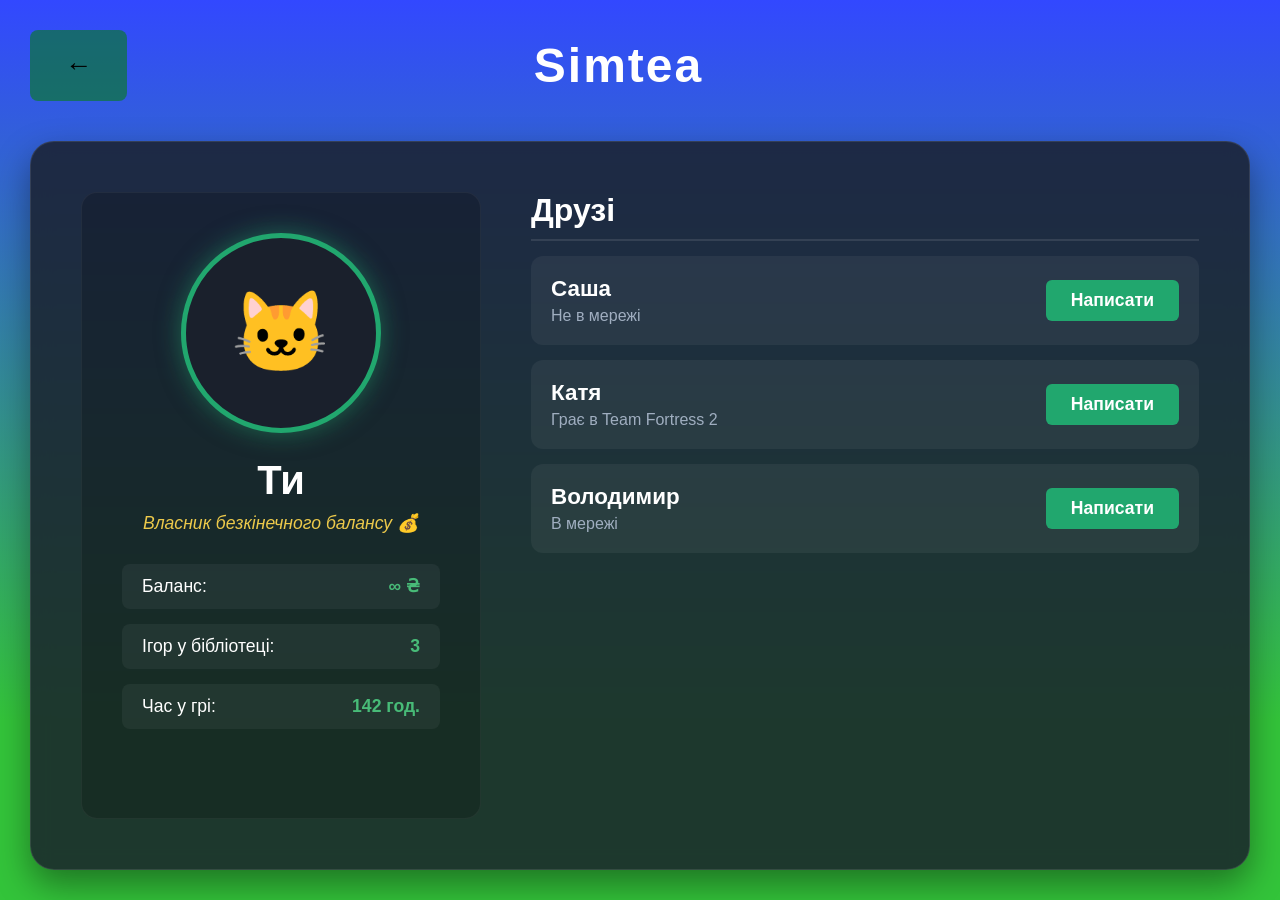
<file: acaunt.html>
<!DOCTYPE html>
<html lang="uk">
<head>
    <meta charset="UTF-8">
    <meta name="viewport" content="width=device-width, initial-scale=1.0">
    <title>Профіль</title>
  <link rel="stylesheet" href="style_acaunt.css">
</head>
<body>

    <div class="header">
        <a href="index.html" class="purple-button">←</a>
        <div class="logo-container">
            <div class="logo-title">Simtea</div>
        </div>
        <div style="width: 140px;" class="desktop-spacer"></div>
    </div>

    <div class="profile-container">
        <div class="profile-sidebar">
            <div class="avatar-container">🐱</div>
            <div class="username">Ти</div>
            <div class="status">Власник безкінечного балансу 💰</div>
            
            <div class="stats-box">
                <div class="stat-item">
                    <span>Баланс:</span>
                    <span class="stat-val">∞ ₴</span>
                </div>
                <div class="stat-item">
                    <span>Ігор у бібліотеці:</span>
                    <span class="stat-val">3</span>
                </div>
                <div class="stat-item">
                    <span>Час у грі:</span>
                    <span class="stat-val">142 год.</span>
                </div>
            </div>
        </div>

        <div class="profile-content">
            <div>
                <div class="section-title">Друзі</div>
                <div class="games-list">
                    <div class="game-item">
                        <div class="game-info">
                            <div class="game-name">Саша</div>
                            <div class="game-meta">Не в мережі</div>
                        </div>
                        <button class="play-btn">Написати</button>
                    </div>
                    <div class="game-item">
                        <div class="game-info">
                            <div class="game-name">Катя</div>
                            <div class="game-meta">Грає в Team Fortress 2</div>
                        </div>
                        <button class="play-btn">Написати</button>
                    </div>
                    <div class="game-item">
                        <div class="game-info">
                            <div class="game-name">Володимир</div>
                            <div class="game-meta">В мережі</div>
                        </div>
                        <button class="play-btn">Написати</button>
                    </div>
                </div>
            </div>
        </div>
    </div>

</body>
</html>
</file>
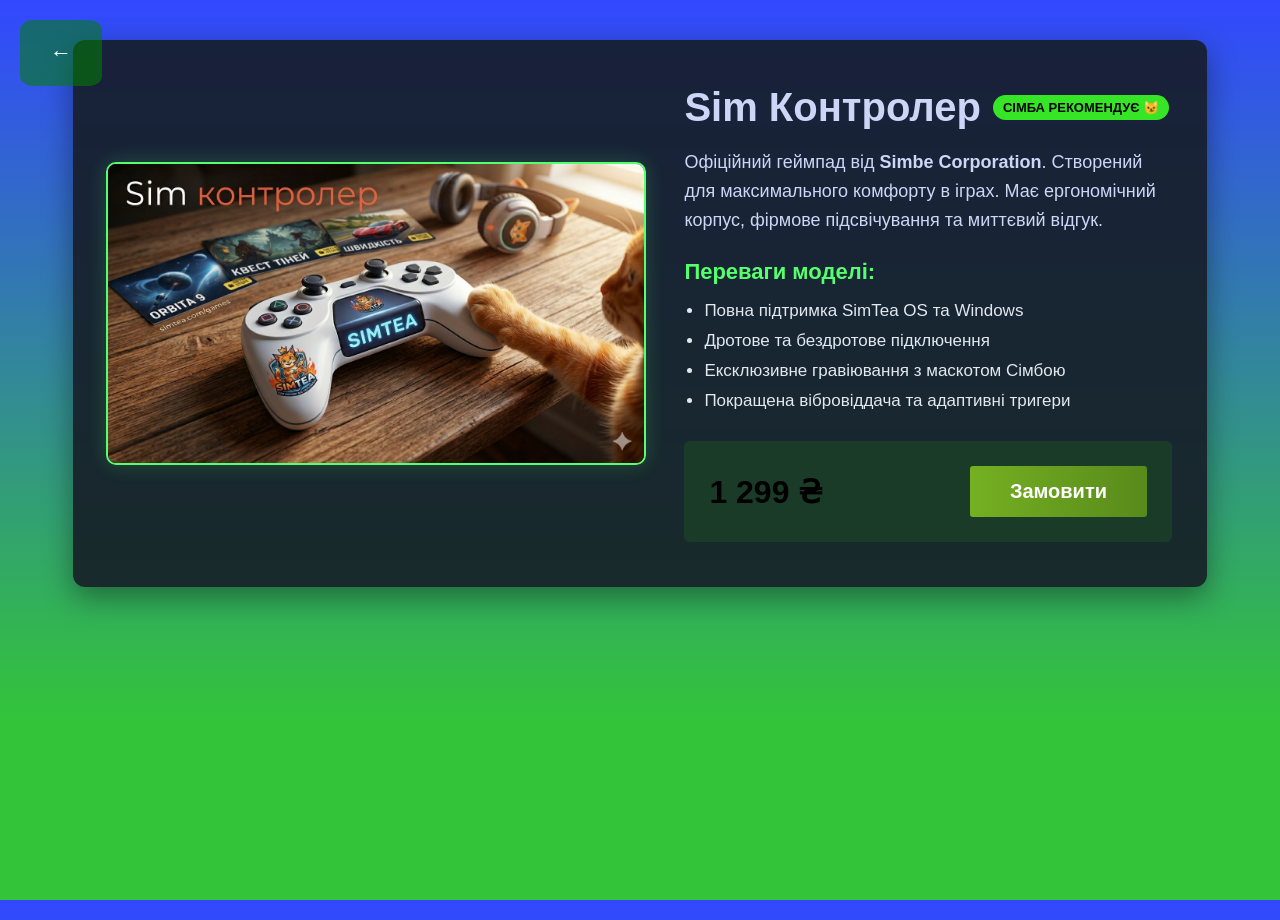
<file: controler.html>
<!DOCTYPE html>
<html lang="uk">
<head>
    <meta charset="UTF-8">
    <meta name="viewport" content="width=device-width, initial-scale=1.0">
    <title>Контролер</title>
  <link rel="stylesheet" href="style_controler.css">
</head>
<body>
    <header>
        <a href="index.html" class="btn-back">←</a>
    </header>

    <main class="product-container">
        
        <div class="product-gallery">
            <img src="Sim controler.png" alt="Sim Контролер" class="main-image">
        </div>

        <div class="product-info">
            <div class="features-section">
                <h1 class="product-title">
                    Sim Контролер 
                    <span class="badge-mascot">Сімба рекомендує 😼</span>
                </h1>
                <p class="product-description">
                    Офіційний геймпад від <strong>Simbe Corporation</strong>. Створений для максимального комфорту в іграх. Має ергономічний корпус, фірмове підсвічування та миттєвий відгук.
                </p>

                <h3>Переваги моделі:</h3>
                <ul class="features-list">
                    <li>Повна підтримка SimTea OS та Windows</li>
                    <li>Дротове та бездротове підключення</li>
                    <li>Ексклюзивне гравіювання з маскотом Сімбою</li>
                    <li>Покращена вібровіддача та адаптивні тригери</li>
                </ul>
            </div>
            <div class="buy-box">
                <div class="price-tag">1 299 ₴</div>
                <button class="btn-buy" onclick="alert('Замовлено. Дякую що обрали нас.😊')">Замовити</button>
            </div>
        </div>
    </main>
</body>
</html>
</file>
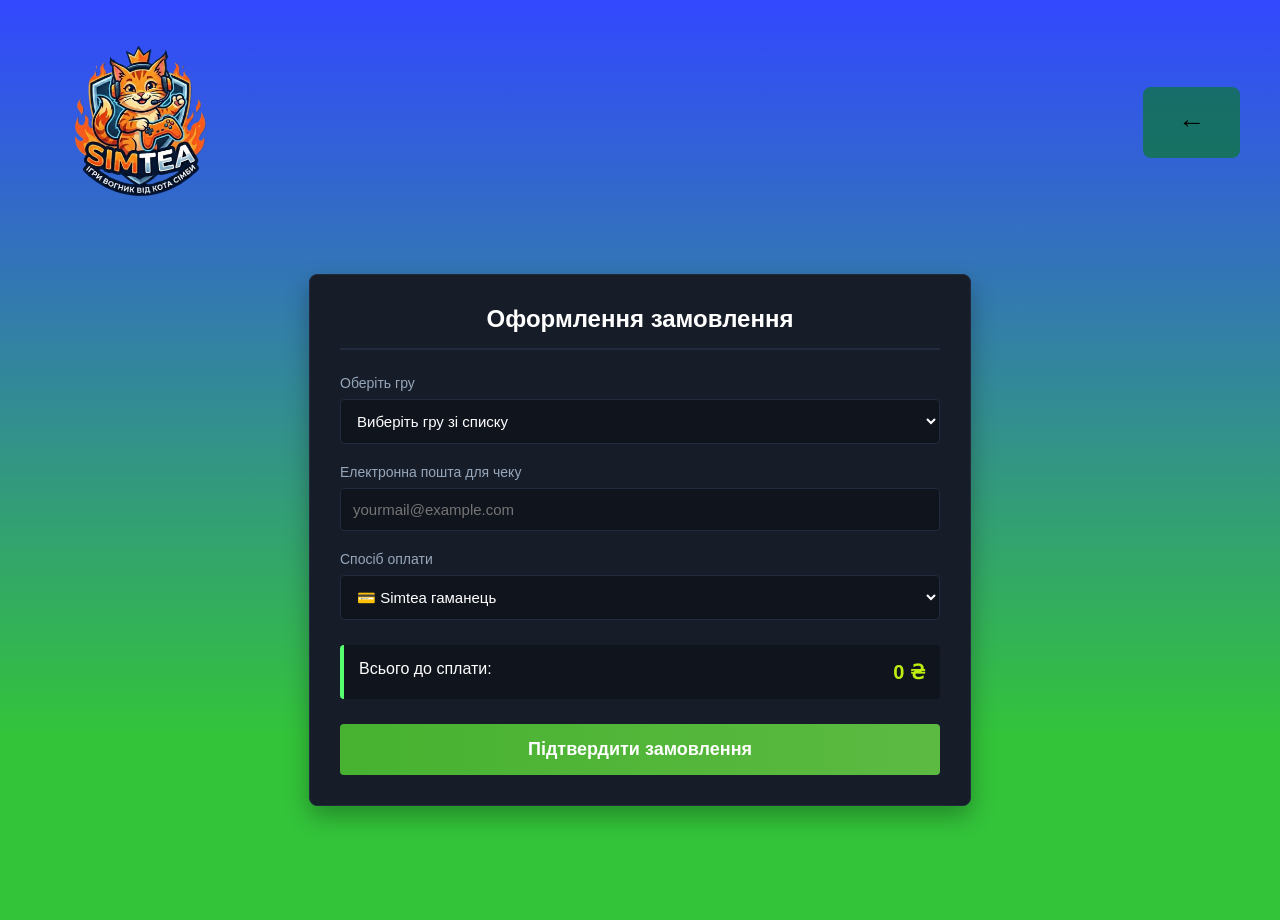
<file: form.html>
<!DOCTYPE html>
<html>
<head>
  <meta charset="UTF-8">
  <meta name="viewport" content="width=device-width, initial-scale=1.0">
  <title>Замовлення</title>
  <link rel="stylesheet" href="style_form.css">
</head>
<body>

  <header>
    <a href="index.html" class="logo-link">
      <img src="Simtea.png" width="200" alt="SIMBE Corporation" onerror="this.style.display='none'">
    </a>
    <a href="index.html" class="purple-button">←</a>
  </header>

  <main>
    <div class="form-container">
      <h1>Оформлення замовлення</h1>
      <form id="order-form">
        <div class="form-group">
          <label for="game-select">Оберіть гру</label>
          <select id="game-select" required>
            <option value="" disabled selected>Виберіть гру зі списку</option>
            <option value="299" data-name="Rust">Rust = 299₴</option>
            <option value="2299" data-name="Forza Horizon 6">Forza Horizon 6 = 2299₴</option>
            <option value="74" data-name="Voxel Tanks">Voxel Tanks = 74₴</option>
            <option value="90" data-name="Among Us">Among Us = 90₴</option>
            <option value="114" data-name="Terraria">Terraria = 114₴</option>
            <option value="1499" data-name="Red Dead Redemption 2">Red Dead Redemption 2 = 1499₴</option>
            <option value="229" data-name="Stardew Valley">Stardew Valley = 229₴</option>
            <option value="149" data-name="Undertale">Undertale = 149₴</option>
            <option value="899" data-name="Subnautica 2">Subnautica 2 = 899₴</option>
            <option value="299" data-name="Euro Truck Simulator 2">Euro Truck Simulator 2 = 299₴</option>
            <option value="549" data-name="Cyberpunk 2077">Cyberpunk 2077 = 549₴</option>
            <option value="629" data-name="GTA V">GTA V = 629₴</option>
            <option value="22" data-name="Left 4 Dead 2">Left 4 Dead 2 = 22₴</option>
            <option value="420" data-name="Plants vs. Zombies">Plants vs. Zombies = 420₴</option>
            <option value="151" data-name="Dead by Daylight">Dead by Daylight = 151₴</option>
            <option value="330" data-name="The Long Drive">The Long Drive = 330₴</option>
          </select>
        </div>

        <div class="form-group">
          <label for="email">Електронна пошта для чеку</label>
          <input type="email" id="email" placeholder="yourmail@example.com" required>
        </div>

        <div class="form-group">
          <label for="payment-method">Спосіб оплати</label>
          <select id="payment-method" required>
            <option value="wallet">💳 Simtea гаманець</option>
            <option value="card">Банківська картка</option>
          </select>
        </div>

        <div id="card-details">
          <div class="form-group">
            <label for="card-number">Номер картки</label>
            <input type="text" id="card-number" placeholder="0000 0000 0000 0000" maxlength="19">
          </div>
          <div class="form-group">
            <label for="card-expiry">Термін дії</label>
            <input type="text" id="card-expiry" placeholder="ММ/РР" maxlength="5">
          </div>
        </div>

        <div class="price-summary">
          <span class="price-label">Всього до сплати:</span>
          <span class="price-value" id="total-price">0 ₴</span>
        </div>

        <button type="submit" class="submit-button">Підтвердити замовлення</button>
      </form>
    </div>
  </main>

  <script>
    const gameSelect = document.getElementById('game-select');
    const paymentMethod = document.getElementById('payment-method');
    const cardDetails = document.getElementById('card-details');
    const totalPriceDisplay = document.getElementById('total-price');

    paymentMethod.addEventListener('change', function() {
      cardDetails.style.display = (this.value === 'card') ? 'block' : 'none';
    });

    gameSelect.addEventListener('change', function() {
      const price = this.value;
      totalPriceDisplay.textContent = price ? Number(price).toLocaleString('uk-UA') + ' ₴' : '0 ₴';
    });

    document.getElementById('order-form').addEventListener('submit', function(event) {
      event.preventDefault();
      alert('Дякую! Гра успішно придбана.');
    });
  </script>
</body>
</html>
</file>
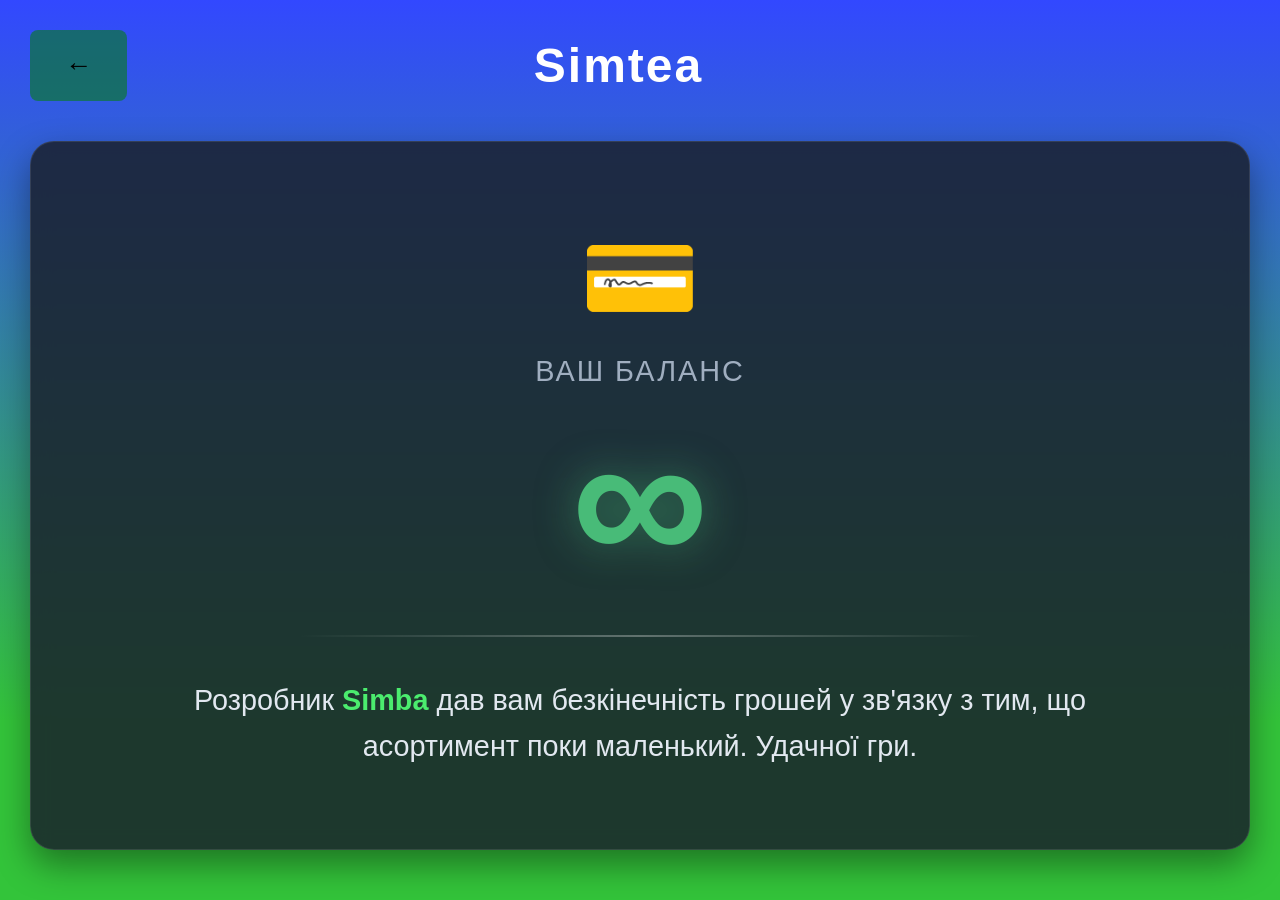
<file: gamanec.html>
<!DOCTYPE html>
<html lang="uk">
<head>
    <meta charset="UTF-8">
    <meta name="viewport" content="width=device-width, initial-scale=1.0">
    <title>Гаманець</title>
<link rel="stylesheet" href="style_gamanec.css">
</head>
<body>

    <div class="header">
      <div42> <a href="index.html" class="purple-button">←</a> </div42> 
        <div class="logo-container">
            <div class="logo-title">Simtea</div>
        </div>
        <div style="width: 140px;" class="desktop-spacer"></div>
    </div>
    <div class="wallet-card">
        <div class="wallet-icon">💳</div>
        <div class="balance-label">Ваш баланс</div>
        <div class="balance-amount">∞</div>
        <div class="divider"></div>
        <p class="wallet-notice">
            Розробник <span class="highlight">Simba</span> дав вам безкінечність грошей у зв'язку з тим, що асортимент поки маленький. Удачної гри.
        </p>
    </div>
</body>
</html>
</file>
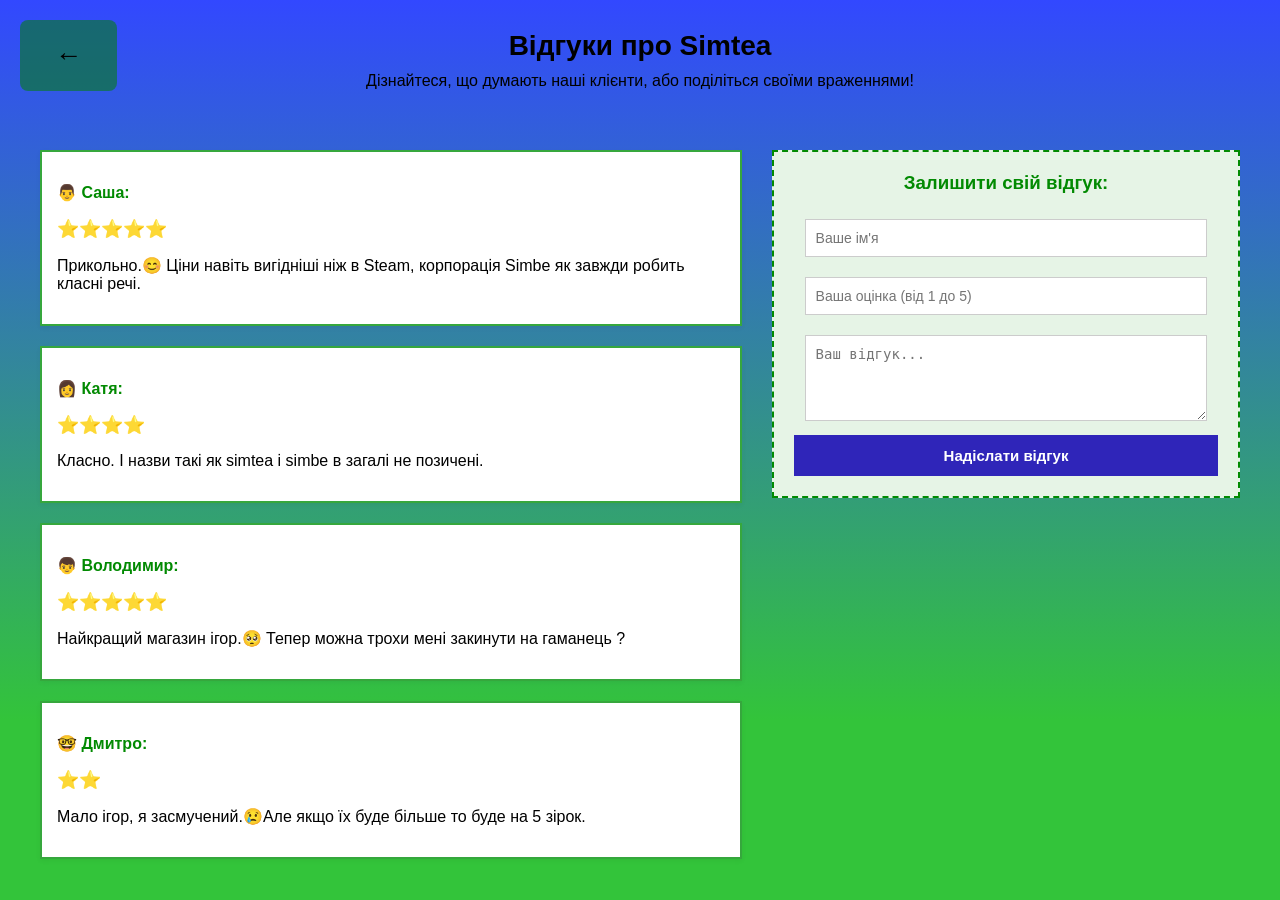
<file: vidguki.html>
<!DOCTYPE html>
<html lang="uk">
<head>
    <meta charset="UTF-8">
    <meta name="viewport" content="width=device-width, initial-scale=1.0">
    <title>Відгуки</title>
   <link rel="stylesheet" href="style_vidguki.css">
</head>
<body>

    <header>
        <h1>Відгуки про Simtea</h1>
        <p>Дізнайтеся, що думають наші клієнти, або поділіться своїми враженнями!</p>
    </header>

    <div class="main-content">
        
        <div class="reviews-column">
            <div class="review-block">
                <p class="author">👨 Саша:</p>
                <div class="rating">⭐⭐⭐⭐⭐</div>
                <p>Прикольно.😊 Ціни навіть вигідніші ніж в Steam, корпорація Simbe як завжди робить класні речі.</p>
            </div>

            <div class="review-block">
                <p class="author">👩 Катя:</p>
                <div class="rating">⭐⭐⭐⭐</div>
                <p>Класно. І назви такі як simtea і simbe в загалі не позичені.</p>
            </div>

            <div class="review-block">
                <p class="author">👦 Володимир:</p>
                <div class="rating">⭐⭐⭐⭐⭐</div>
                <p>Найкращий магазин ігор.🥺 Тепер можна трохи мені закинути на гаманець ?</p>
            </div>

          <div class="review-block">
                <p class="author">🤓 Дмитро:</p>
                <div class="rating">⭐⭐</div>
                <p>Мало ігор, я засмучений.😢Але якщо їх буде більше то буде на 5 зірок.</p>
            </div>
        </div>
        <div class="form-column">
            <div class="form-block">
                <h3>Залишити свій відгук:</h3>
                <form onsubmit="alert('Дякуємо за відгук! Він з\'явиться після перевірки.'); return false;">
                    <input type="text" placeholder="Ваше ім'я" required><br>
                    <input type="text" placeholder="Ваша оцінка (від 1 до 5)" required><br>
                    <textarea placeholder="Ваш відгук..." rows="4" required></textarea><br>
                    <button type="submit" class="btn">Надіслати відгук</button>
                </form>
            </div>
        </div>
    </div>
    <div42> <a href="index.html" class="purple-button">←</a> </div42> 
</body>
</html>
</file>
<file: style_acaunt.css>
* {
            margin: 0;
            padding: 0;
            box-sizing: border-box;
            font-family: 'Segoe UI', Tahoma, Geneva, Verdana, sans-serif;
        }

        body {
              background: linear-gradient(to top, #33c43a 20%, #3248FF 100%);
        min-height: 100vh;
            color: white;
            display: flex;
            flex-direction: column;
            align-items: center;
            padding: 30px;
        }

        .header {
            width: 100%;
            max-width: 1600px;
            display: flex;
            justify-content: space-between;
            align-items: center;
            margin-bottom: 40px;
        }

        .back-btn {
            background-color: #33c43a;
            color: #000000;
            border: none;
            padding: 14px 28px;
            border-radius: 8px;
            font-size: 1.1rem;
            font-weight: bold;
            cursor: pointer;
            text-decoration: none;
            box-shadow: 0 4px 6px rgba(0,0,0,0.1);
            transition: transform 0.2s;
        }

        .back-btn:hover {
            transform: scale(1.05);
        }

        .logo-container {
            text-align: center;
        }

        .logo-title {
            font-size: 3rem;
            font-weight: 900;
            letter-spacing: 2px;
        }

        .logo-sub {
            font-size: 1rem;
            letter-spacing: 4px;
            text-transform: uppercase;
            opacity: 0.9;
        }

        .profile-container {
            background-color: rgba(26, 32, 44, 0.85);
            border-radius: 24px;
            padding: 50px;
            max-width: 1600px;
            width: 100%;
            flex-grow: 1;
            display: flex;
            gap: 50px;
            box-shadow: 0 15px 35px rgba(0,0,0,0.4);
            border: 1px solid rgba(255, 255, 255, 0.1);
            backdrop-filter: blur(10px);
        }

        .profile-sidebar {
            flex: 1;
            max-width: 400px;
            display: flex;
            flex-direction: column;
            align-items: center;
            background-color: rgba(0, 0, 0, 0.2);
            padding: 40px;
            border-radius: 16px;
            border: 1px solid rgba(255, 255, 255, 0.05);
        }

        .avatar-container {
            width: 200px;
            height: 200px;
            border-radius: 50%;
            border: 5px solid #21a76e;
            box-shadow: 0 0 25px rgba(33, 167, 110, 0.5);
            margin-bottom: 25px;
            overflow: hidden;
            background-color: #1a202c;
            display: flex;
            justify-content: center;
            align-items: center;
            font-size: 5rem;
        }

        .username {
            font-size: 2.5rem;
            font-weight: bold;
            margin-bottom: 10px;
            text-align: center;
        }

        .status {
            font-size: 1.1rem;
            color: #ecc94b;
            margin-bottom: 30px;
            text-align: center;
            font-style: italic;
        }

        .stats-box {
            width: 100%;
            display: flex;
            flex-direction: column;
            gap: 15px;
        }

        .stat-item {
            display: flex;
            justify-content: space-between;
            padding: 12px 20px;
            background-color: rgba(255, 255, 255, 0.05);
            border-radius: 8px;
            font-size: 1.1rem;
        }

        .stat-val {
            font-weight: bold;
            color: #48bb78;
        }

        .profile-content {
            flex: 2;
            display: flex;
            flex-direction: column;
            gap: 30px;
        }

        .section-title {
            font-size: 2rem;
            font-weight: bold;
            border-bottom: 2px solid rgba(255, 255, 255, 0.1);
            padding-bottom: 10px;
            margin-bottom: 15px;
        }

        .games-list {
            display: flex;
            flex-direction: column;
            gap: 15px;
        }

        .game-item {
            display: flex;
            align-items: center;
            justify-content: space-between;
            background-color: rgba(255, 255, 255, 0.05);
            padding: 20px;
            border-radius: 12px;
            transition: transform 0.2s;
        }

        .game-item:hover {
            transform: translateX(5px);
            background-color: rgba(255, 255, 255, 0.08);
        }

        .game-info {
            display: flex;
            flex-direction: column;
            gap: 5px;
        }

        .game-name {
            font-size: 1.4rem;
            font-weight: bold;
        }

        .game-meta {
            font-size: 1rem;
            color: #a0aec0;
        }

        .play-btn {
            background-color: #21a76e;
            color: white;
            border: none;
            padding: 10px 25px;
            border-radius: 6px;
            font-size: 1.1rem;
            font-weight: bold;
            cursor: pointer;
            transition: background 0.2s;
        }

        .play-btn:hover {
            background-color: #1c8e5c;
        }

        @media (max-width: 768px) {
            body {
                padding: 15px;
            }

            .header {
                flex-direction: column-reverse; 
                gap: 15px;
                margin-bottom: 25px;
            }

            .back-btn {
                width: 100%;
                text-align: center;
                padding: 12px;
            }

            .logo-title {
                font-size: 2.2rem;
            }

            .profile-container {
                flex-direction: column; 
                gap: 30px;
                padding: 20px;
                border-radius: 16px;
            }

            .profile-sidebar {
                max-width: 100%;
                padding: 20px;
            }

            .avatar-container {
                width: 150px;
                height: 150px;
                font-size: 4rem;
            }

            .username {
                font-size: 2rem;
            }

            .section-title {
                font-size: 1.6rem;
                text-align: center;
            }

            .game-item {
                flex-direction: column; 
                gap: 15px;
                text-align: center;
                padding: 15px;
            }


            .play-btn {
                width: 100%; 
            }
   
        }
                       .purple-button {
        text-decoration: none;
        color: black;
        padding: 20px 35px;
        background-color: rgba(0, 128, 0, 0.541);
        border-radius: 8px;
        transition: all 0.4s;
        display: inline-block;
        font-size: 27px;
      }
      .purple-button:hover {
        background-color: #36a73d;
      }
        div42{
            position: absolute;
            top: 20px;
            left: 20px;
        }
</file>
<file: style_controler.css>
html, body {
            height: 100%;
            margin: 0;
            padding: 0;
        }
     body {
        background: linear-gradient(to top, #33c43a 20%, #3248FF 100%);
        min-height: 100vh;
        margin: 0;
        padding: 10px;
        background-color: #33c43a;
        font-family: sans-serif;
     }
        .logo-area {
            display: flex;
            align-items: center;
            gap: 15px;
        }

        .logo-text {
            font-size: 26px;
            font-weight: bold;
            letter-spacing: 1px;
        }
        .logo-text span {
            color: #56FF6E;
        }

        .btn-back {
            background-color: rgba(0, 128, 0, 0.541);
            color: white;
            border: none;
            padding: 20px 30px;
            border-radius: 15%;
            cursor: pointer;
            text-decoration: none;
            font-weight: bold;
            font-size: 22px;
            transition: background 0.2s;
            position: absolute;
            top:20px;
            left:20px;
        }

        .btn-back:hover {
             background-color: #36a73d;
        }

        .product-container {
            width: 90%;
            max-width: 1400px;
            margin: 30px auto;
            background: rgba(22, 28, 38, 0.9);
            border-radius: 12px;
            padding: 35px;
            box-sizing: border-box;
            display: flex;
            gap: 40px;
            flex: 1; 
            align-items: center;
            box-shadow: 0 10px 30px rgba(0, 0, 0, 0.4);
            margin-bottom: 30px;
        }

        .product-gallery {
            flex: 1.1;
            display: flex;
            justify-content: center;
            align-items: center;
        }

        .main-image {
            width: 100%;
            max-height: 65vh;
            object-fit: contain;
            border-radius: 10px;
            border: 2px solid #56FF6E;
            box-shadow: 0 0 20px rgba(86, 255, 110, 0.2);
        }

        .product-info {
            flex: 1;
            height: 100%;
            display: flex;
            flex-direction: column;
            justify-content: space-between;
            padding: 10px 0;
        }

        .product-title {
            font-size: 40px;
            margin-top: 0;
            margin-bottom: 12px;
            display: flex;
            align-items: center;
            gap: 12px;
            color: #ccd6f6;
        }

        .badge-mascot {
            background: #36e526;
            font-size: 13px;
            padding: 5px 10px;
            border-radius: 15px;
            text-transform: uppercase;
            font-weight: bold;
            Color: black;
        }

        .product-description {
            color: #ccd6f6;
            line-height: 1.6;
            font-size: 18px;
            margin-bottom: 25px;
        }

        .features-section h3 {
            font-size: 22px;
            margin-bottom: 12px;
            color: #56FF6E;
        }

        .features-list {
            padding-left: 20px;
            margin-bottom: 30px;
        }

        .features-list li {
            margin-bottom: 10px;
            color: #e2e8f0;
            font-size: 17px;
        }

        .buy-box {
            background: #1a3b28;
            padding: 25px;
            border-radius: 6px;
            display: flex;
            justify-content: space-between;
            align-items: center;
        }

        .price-tag {
            font-size: 32px;
            font-weight: bold;
        }

        .btn-buy {
            background: linear-gradient(to right, #75b022 0%, #588a1b 100%);
            color: #fff;
            border: none;
            padding: 14px 40px;
            font-size: 20px;
            font-weight: bold;
            border-radius: 3px;
            cursor: pointer;
            transition: all 0.2s;
        }

        .btn-buy:hover {
            background: linear-gradient(to right, #8ed629 0%, #69a620 100%);
            transform: scale(1.02);
        }

        @media (max-width: 1024px) {
            .product-container {
                flex-direction: column;
                width: 95%;
                padding: 20px;
            }
            .main-image {
                max-height: 40vh;
            }
            .product-title {
                font-size: 30px;
            }
        }

        @media (max-width: 768px) {
            body {
                padding: 10px 10px 30px 10px;
            }

            header {
                display: flex;
                width: 95%;
                margin: 10px auto 0 auto;
            }

            .btn-back {
                position: static; 
                width: 100%;
                text-align: center;
                padding: 15px;
                border-radius: 8px;
            }

            .product-container {
                margin-top: 15px;
                gap: 20px;
            }

            .product-title {
                flex-direction: column; 
                align-items: flex-start;
                gap: 8px;
                font-size: 26px;
            }

            .badge-mascot {
                display: inline-block;
            }

            .product-description {
                font-size: 16px;
            }

            .features-list li {
                font-size: 15px;
            }

            .buy-box {
                flex-direction: column; 
                gap: 15px;
                text-align: center;
                padding: 20px;
            }

            .btn-buy {
                width: 100%; 
                padding: 12px;
            }
        }
</file>
<file: style_form.css>
body {
  background: linear-gradient(to top, #33c43a 20%, #3248FF 100%);
  min-height: 100vh;
  margin: 0;
  padding: 10px;
  font-family: sans-serif;
  color: #ffffff;
}

header {
  display: flex;
  justify-content: space-between;
  align-items: center;
  max-width: 1200px;
  margin: 0 auto 30px auto;
  padding: 10px 20px;
}

.logo-link { text-decoration: none; }

.form-container {
  background-color: #171d28;
  border: 1px solid #212b3d;
  border-radius: 8px;
  max-width: 600px;
  margin: 40px auto;
  padding: 30px;
  box-shadow: 0 10px 25px rgba(0, 0, 0, 0.3);
}

h1
{ text-align: center;
   color: #ffffff;
    margin-top: 0; 
    margin-bottom: 25px;
     font-size: 24px; 
     border-bottom: 2px solid #212b3d;
      padding-bottom: 15px; 
    }

.form-group { 
  margin-bottom: 20px;
 }

label { 
  display: block;
   font-size: 14px; 
   color: #96a7bc;
    margin-bottom: 8px;
     font-weight: 500;
     }

input[type="text"], input[type="email"], select {
  width: 100%;
   padding: 12px;
    background-color: #10141d;
     border: 1px solid #212b3d;
  border-radius: 4px; color: white;
   font-size: 15px;
   box-sizing: border-box;
}

input:focus, select:focus {
   outline: none;
    border-color: #56FF6E;
   }

.price-summary {
   background-color: #10141d;
    padding: 15px; 
    border-radius: 4px; 
    margin: 25px 0;
     display: flex;
      justify-content: space-between; 
      border-left: 4px solid #56FF6E; 
    }

.price-value {
   font-size: 20px; 
   font-weight: bold;
    color: #beee11;
   }

.submit-button { 
  width: 100%;
   background: linear-gradient(to right, #47b230, #5cba42);
    color: #ffffff;
     border: none;
      padding: 15px; 
      font-size: 18px;
       font-weight: bold; 
       border-radius: 4px;
        cursor: pointer; 
      }

.purple-button {
   text-decoration: none; 
   color: black; 
   padding: 20px 35px; background-color: rgba(0, 128, 0, 0.541); 
   border-radius: 8px; 
   font-size: 27px;
   }

#card-details { 
  margin-top: 20px;
   padding-top: 10px; 
   border-top: 1px solid #212b3d;
    display: none;
   }

@media (max-width: 768px) { 
  header {
     flex-direction: column;
      gap: 15px;
     }
      .form-container {
         margin: 10px; 
         padding: 20px;
         }
      }
</file>
<file: style_gamanec.css>
* {
            margin: 0;
            padding: 0;
            box-sizing: border-box;
            font-family: 'Segoe UI', Tahoma, Geneva, Verdana, sans-serif;
        }

        body {
              background: linear-gradient(to top, #33c43a 20%, #3248FF 100%);
        min-height: 100vh;
            color: white;
            display: flex;
            flex-direction: column;
            align-items: center;
            padding: 30px;
        }

        .header {
            width: 100%;
            max-width: 1600px;
            display: flex;
            justify-content: space-between;
            align-items: center;
            margin-bottom: 40px;
        }

        .back-btn {
            background-color: #33c43a;
            color: #ffffff;
            border: none;
            padding: 18px 32px;
            border-radius: 8px;
            font-size: 1.1rem;
            font-weight: bold;
            cursor: pointer;
            text-decoration: none;
            box-shadow: 0 4px 6px rgba(0,0,0,0.1);
            transition: transform 0.2s;
            position: absolute;
            top:20px;
            left:20px;
        }

        .back-btn:hover {
            transform: scale(1.05);
        }
        .logo-container {
            text-align: center;
        }
        .logo-title {
            font-size: 3rem;
            font-weight: 900;
            letter-spacing: 2px;
        }

        .logo-sub {
            font-size: 1rem;
            letter-spacing: 4px;
            text-transform: uppercase;
            opacity: 0.9;
        }

        .wallet-card {
            background-color: rgba(26, 32, 44, 0.85);
            border-radius: 24px;
            padding: 60px 40px;
            max-width: 1600px;
            width: 100%;
            flex-grow: 1;
            display: flex;
            flex-direction: column;
            justify-content: center;
            align-items: center;
            box-shadow: 0 15px 35px rgba(0,0,0,0.4);
            border: 1px solid rgba(255, 255, 255, 0.1);
            backdrop-filter: blur(10px);
            margin-bottom: 20px;
        }

        .wallet-icon {
            font-size: 6rem;
            margin-bottom: 20px;
        }

        .balance-label {
            font-size: 1.8rem;
            color: #a0aec0;
            text-transform: uppercase;
            letter-spacing: 2px;
            margin-bottom: 15px;
        }

        .balance-amount {
            font-size: 12rem;
            font-weight: bold;
            color: #48bb78;
            line-height: 1;
            margin-bottom: 40px;
            text-shadow: 0 0 40px rgba(72, 187, 120, 0.5);
        }

        .divider {
            width: 60%;
            height: 2px;
            background: linear-gradient(90deg, transparent, rgba(255,255,255,0.3), transparent);
            margin-bottom: 40px;
        }

        .wallet-notice {
            font-size: 1.8rem;
            line-height: 1.6;
            color: #e2e8f0;
            max-width: 1000px;
            text-align: center;
        }
        .highlight {
            color: #4bec6e;
            font-weight: bold;
        }

        @media (max-width: 768px) {
            body {
                padding: 15px;
            }

            .header {
                flex-direction: column;
                margin-bottom: 25px;
                padding-top: 60px; 
            }
            .back-btn {
                padding: 12px 24px;
                font-size: 1rem;
                top: 15px;
                left: 15px;
            }

            .logo-title {
                font-size: 2.2rem;
            }

            .wallet-card {
                padding: 30px 20px;
                border-radius: 16px;
            }

            .wallet-icon {
                font-size: 4rem;
                margin-bottom: 10px;
            }

            .balance-label {
                font-size: 1.2rem;
                margin-bottom: 10px;
            }

            .balance-amount {
                font-size: 6rem; 
                margin-bottom: 25px;
            }

            .divider {
                width: 80%;
                margin-bottom: 25px;
            }

            .wallet-notice {
                font-size: 1.2rem;
                line-height: 1.4;
            }
                  .purple-button{
               padding: 12px 17px;
            }
            div42{
                position: absolute;
                top:10px;
                left:10px;
            }
        }
         .purple-button {
        text-decoration: none;
        color: black;
        padding: 20px 35px;
        background-color: rgba(0, 128, 0, 0.541);
        border-radius: 8px;
        transition: all 0.4s;
        display: inline-block;
        font-size: 27px;
      }
      .purple-button:hover {
        background-color: #36a73d;
      }
</file>
<file: style_vidguki.css>
body {
          background: linear-gradient(to top, #33c43a 20%, #3248FF 100%);
          height: 100vh;
       
            font-family: Arial, sans-serif;
            text-align: center;
            padding: 0;
            margin: 0;
        }
   .purple-button {
        text-decoration: none;
        color: black;
        padding: 20px 35px;
        background-color: rgba(0, 128, 0, 0.541);
        border-radius: 8px;
        transition: all 0.4s;
        display: inline-block;
        font-size: 27px;
      }
      .purple-button:hover {
        background-color: #36a73d;
      }
        header {
            padding: 30px;
            margin-bottom: 30px;
        }

        header h1 {
            margin: 0;
            font-size: 28px;
        }

        header p {
            margin: 10px 0 0 0;
            font-size: 16px;
        }

        .main-content {
            display: flex; 
            justify-content: center; 
            gap: 30px; 
            max-width: 1200px;
            margin: 0 auto;
            padding: 0 20px;
        }
        .reviews-column {
            flex: 1.5; 
            text-align: left;
        }
        .form-column {
            flex: 1; 
        }
        .review-block {
            background-color: white;
            border: 2px solid #36a73d;
            margin-bottom: 20px; 
            padding: 15px;
            box-shadow: 0 2px 5px rgba(0,0,0,0.05);
            text-align: left;
        }

        .author {
            font-weight: bold;
            color: #028a02;
            font-size: 16px;
        }

        .rating {
            color: #ffcc00;
            font-size: 18px;
            margin: 5px 0;
        }
        .form-block {
            background-color: #e6f4e6;
            border: 2px dashed #028a02;
            padding: 20px;
            position: sticky; 
            top: 20px;
        }

        .form-block h3 {
            color: #028a02;
            margin-top: 0;
            margin-bottom: 15px;
        }
        input, textarea {
            width: 95%;
            padding: 10px;
            margin: 10px 0;
            border: 1px solid #ccc;
            font-size: 14px;
            box-sizing: border-box; 
        }
        .btn {
            background-color: #2f25b9;
            color: white;
            padding: 12px 25px;
            border: none;
            cursor: pointer;
            font-weight: bold;
            font-size: 15px;
            width: 100%; 
        }
        .btn:hover {
            background-color: #0502a1;
        }
        .back-link {
            background-color: #028a02;
            color: #000000;
            text-decoration: none;
            padding: 20px;
            border-radius: 10%;
            position: absolute;
            Top: 20px;
            left: 20px;
        }

        .back-link:hover {
            text-decoration: underline;
        }
        @media (max-width: 768px) {
            body {
                height: auto; 
                padding-bottom: 30px;
            }

            header {
                padding: 60px 15px 20px 15px; 
            }

            .main-content {
                flex-direction: column; 
                gap: 20px;
                padding: 0 15px;
            }

            .reviews-column, .form-column {
                width: 100%;
            }

            .form-block {
                position: static; 
            }

            input, textarea {
                width: 100%; 
            }
            .purple-button{
               padding: 12px 17px;
            }
            div42{
                position: absolute;
                top:10px;
                left:10px;
            }
        }
        div42{
            position: absolute;
            top: 20px;
            left: 20px;
        }
</file>
